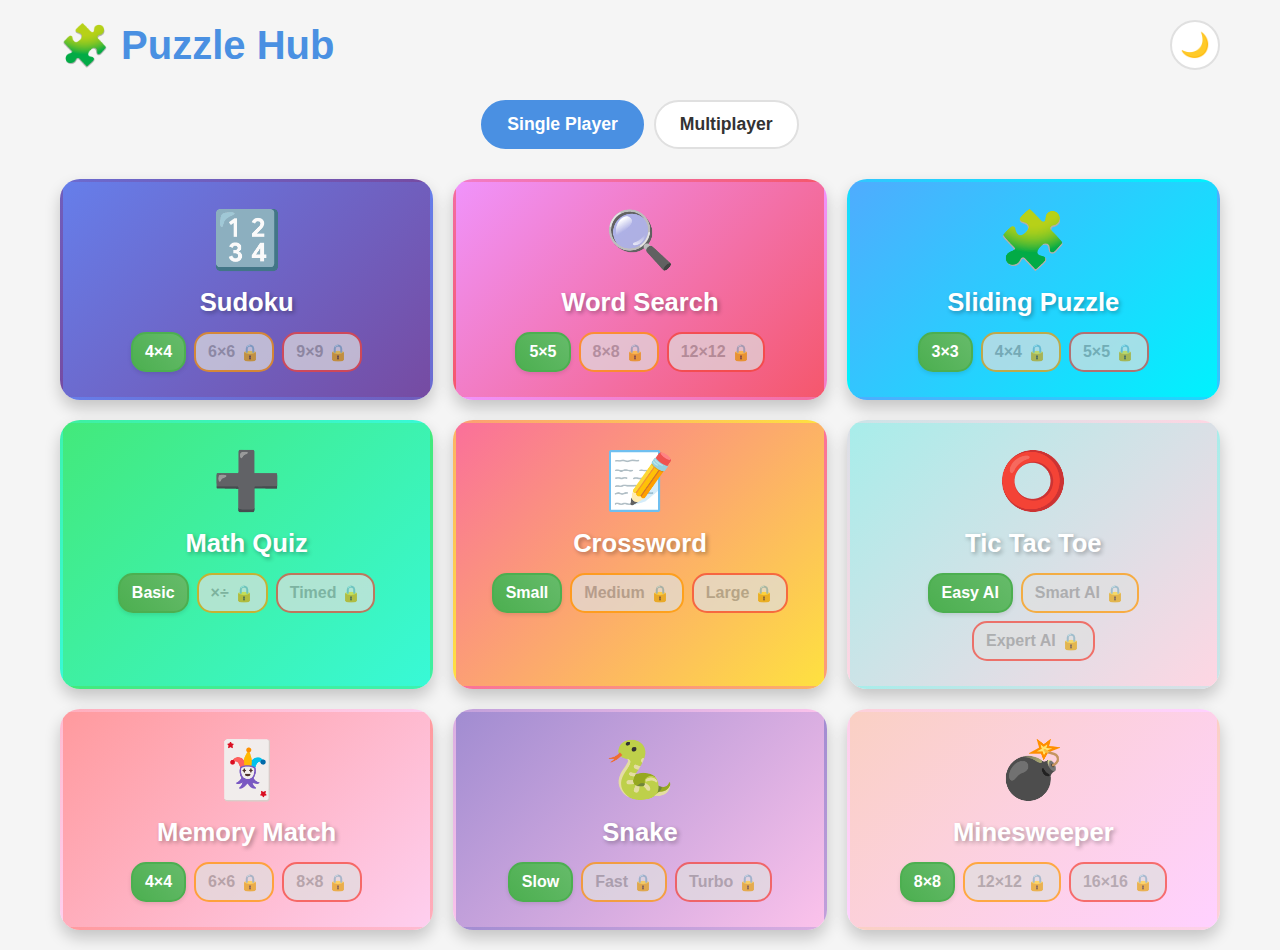
<file: index.html>
<!DOCTYPE html>
<html lang="en">
<head>
    <meta charset="UTF-8">
    <meta name="viewport" content="width=device-width, initial-scale=1.0">
    <title>Puzzle Hub</title>
    <meta name="description" content="Collection of puzzle games including Sudoku, Word Search, Sliding Puzzle, Math Quiz, and Crossword">
    <meta name="theme-color" content="#4a90e2">
    <link rel="stylesheet" href="css/styles.css">
    <link rel="manifest" href="manifest.json">
    <link rel="icon" type="image/png" sizes="192x192" href="icons/icon-192x192.png">
    <link rel="apple-touch-icon" href="icons/icon-192x192.png">
</head>
<body>
    <div class="container">
        <header>
            <h1>🧩 Puzzle Hub</h1>
            <button id="theme-toggle" class="theme-btn">🌙</button>
        </header>
        
        <main id="main-content">
            <div id="menu-screen" class="screen active">
                <div class="menu-tabs">
                    <button class="tab-btn active" data-tab="single">Single Player</button>
                    <button class="tab-btn" data-tab="multi">Multiplayer</button>
                </div>
                <div id="single-tab" class="tab-content active">
                    <div class="game-grid">
                    <div class="game-card" data-game="sudoku">
                        <div class="game-icon">🔢</div>
                        <h3>Sudoku</h3>
                        <div class="difficulty-badges">
                            <span class="badge easy unlocked" data-level="easy">4×4</span>
                            <span class="badge medium locked" data-level="medium">6×6</span>
                            <span class="badge hard locked" data-level="hard">9×9</span>
                        </div>
                    </div>
                    <div class="game-card" data-game="wordsearch">
                        <div class="game-icon">🔍</div>
                        <h3>Word Search</h3>
                        <div class="difficulty-badges">
                            <span class="badge easy unlocked" data-level="easy">5×5</span>
                            <span class="badge medium locked" data-level="medium">8×8</span>
                            <span class="badge hard locked" data-level="hard">12×12</span>
                        </div>
                    </div>
                    <div class="game-card" data-game="sliding">
                        <div class="game-icon">🧩</div>
                        <h3>Sliding Puzzle</h3>
                        <div class="difficulty-badges">
                            <span class="badge easy unlocked" data-level="easy">3×3</span>
                            <span class="badge medium locked" data-level="medium">4×4</span>
                            <span class="badge hard locked" data-level="hard">5×5</span>
                        </div>
                    </div>
                    <div class="game-card" data-game="mathquiz">
                        <div class="game-icon">➕</div>
                        <h3>Math Quiz</h3>
                        <div class="difficulty-badges">
                            <span class="badge easy unlocked" data-level="easy">Basic</span>
                            <span class="badge medium locked" data-level="medium">×÷</span>
                            <span class="badge hard locked" data-level="hard">Timed</span>
                        </div>
                    </div>
                    <div class="game-card" data-game="crossword">
                        <div class="game-icon">📝</div>
                        <h3>Crossword</h3>
                        <div class="difficulty-badges">
                            <span class="badge easy unlocked" data-level="easy">Small</span>
                            <span class="badge medium locked" data-level="medium">Medium</span>
                            <span class="badge hard locked" data-level="hard">Large</span>
                        </div>
                    </div>
                    <div class="game-card" data-game="tictactoe">
                        <div class="game-icon">⭕</div>
                        <h3>Tic Tac Toe</h3>
                        <div class="difficulty-badges">
                            <span class="badge easy unlocked" data-level="easy">Easy AI</span>
                            <span class="badge medium locked" data-level="medium">Smart AI</span>
                            <span class="badge hard locked" data-level="hard">Expert AI</span>
                        </div>
                    </div>
                    <div class="game-card" data-game="memory">
                        <div class="game-icon">🃏</div>
                        <h3>Memory Match</h3>
                        <div class="difficulty-badges">
                            <span class="badge easy unlocked" data-level="easy">4×4</span>
                            <span class="badge medium locked" data-level="medium">6×6</span>
                            <span class="badge hard locked" data-level="hard">8×8</span>
                        </div>
                    </div>
                    <div class="game-card" data-game="snake">
                        <div class="game-icon">🐍</div>
                        <h3>Snake</h3>
                        <div class="difficulty-badges">
                            <span class="badge easy unlocked" data-level="easy">Slow</span>
                            <span class="badge medium locked" data-level="medium">Fast</span>
                            <span class="badge hard locked" data-level="hard">Turbo</span>
                        </div>
                    </div>

                    <div class="game-card" data-game="minesweeper">
                        <div class="game-icon">💣</div>
                        <h3>Minesweeper</h3>
                        <div class="difficulty-badges">
                            <span class="badge easy unlocked" data-level="easy">8×8</span>
                            <span class="badge medium locked" data-level="medium">12×12</span>
                            <span class="badge hard locked" data-level="hard">16×16</span>
                        </div>
                    </div>
                </div>
                </div>
                
                <div id="multi-tab" class="tab-content">
                    <div class="game-grid">
                        <div class="game-card" data-game="mp-tictactoe">
                            <div class="game-icon">⭕</div>
                            <h3>Tic Tac Toe</h3>
                            <div class="difficulty-badges">
                                <span class="badge easy unlocked" data-level="easy">3×3</span>
                                <span class="badge medium unlocked" data-level="medium">4×4</span>
                                <span class="badge hard unlocked" data-level="hard">5×5</span>
                            </div>
                        </div>
                        <div class="game-card" data-game="mp-memory">
                            <div class="game-icon">🃏</div>
                            <h3>Memory Match</h3>
                            <div class="difficulty-badges">
                                <span class="badge easy unlocked" data-level="easy">4×4</span>
                                <span class="badge medium unlocked" data-level="medium">6×6</span>
                            </div>
                        </div>
                        <div class="game-card" data-game="connect4">
                            <div class="game-icon">🔴</div>
                            <h3>Connect Four</h3>
                            <div class="difficulty-badges">
                                <span class="badge easy unlocked" data-level="easy">7×6</span>
                            </div>
                        </div>
                        <div class="game-card" data-game="checkers">
                            <div class="game-icon">⚫</div>
                            <h3>Checkers</h3>
                            <div class="difficulty-badges">
                                <span class="badge easy unlocked" data-level="easy">8×8</span>
                            </div>
                        </div>
                        <div class="game-card" data-game="dots">
                            <div class="game-icon">⚪</div>
                            <h3>Dots & Boxes</h3>
                            <div class="difficulty-badges">
                                <span class="badge easy unlocked" data-level="easy">4×4</span>
                                <span class="badge medium unlocked" data-level="medium">6×6</span>
                            </div>
                        </div>
                        <div class="game-card" data-game="rps">
                            <div class="game-icon">✂️</div>
                            <h3>Rock Paper Scissors</h3>
                            <div class="difficulty-badges">
                                <span class="badge easy unlocked" data-level="easy">Best of 5</span>
                            </div>
                        </div>
                        <div class="game-card" data-game="mp-snake">
                            <div class="game-icon">🐍</div>
                            <h3>Two Player Snake</h3>
                            <div class="difficulty-badges">
                                <span class="badge easy unlocked" data-level="easy">Split</span>
                            </div>
                        </div>
                        <div class="game-card" data-game="pong">
                            <div class="game-icon">🏓</div>
                            <h3>Pong</h3>
                            <div class="difficulty-badges">
                                <span class="badge easy unlocked" data-level="easy">Classic</span>
                            </div>
                        </div>
                    </div>
                </div>
            </div>
            
            <div id="game-screen" class="screen">
                <div class="game-header">
                    <button id="back-btn" class="btn">← Back</button>
                    <h2 id="game-title"></h2>
                    <div id="game-score">Score: <span>0</span></div>
                </div>
                <div id="game-container"></div>
            </div>
        </main>
    </div>
    
    <script src="js/storage.js"></script>
    <script src="js/gameManager.js"></script>
    <script src="games/sudoku.js"></script>
    <script src="games/wordsearch.js"></script>
    <script src="games/sliding.js"></script>
    <script src="games/mathquiz.js"></script>
    <script src="games/crossword.js"></script>
    <script src="games/tictactoe.js"></script>
    <script src="games/memory.js"></script>
    <script src="games/snake.js"></script>

    <script src="games/minesweeper.js"></script>
    <script src="multiplayer/mp-tictactoe.js"></script>
    <script src="multiplayer/mp-memory.js"></script>
    <script src="multiplayer/connect4.js"></script>
    <script src="multiplayer/checkers.js"></script>
    <script src="multiplayer/dots.js"></script>
    <script src="multiplayer/rps.js"></script>
    <script src="multiplayer/mp-snake.js"></script>
    <script src="multiplayer/pong.js"></script>
    <script src="js/app.js"></script>
    
    <script>
        if ('serviceWorker' in navigator) {
            window.addEventListener('load', () => {
                navigator.serviceWorker.register('./service-worker.js')
                    .then(registration => {
                        console.log('SW registered: ', registration);
                    })
                    .catch(registrationError => {
                        console.log('SW registration failed: ', registrationError);
                    });
            });
        }
    </script>
</body>
</html>
</file>
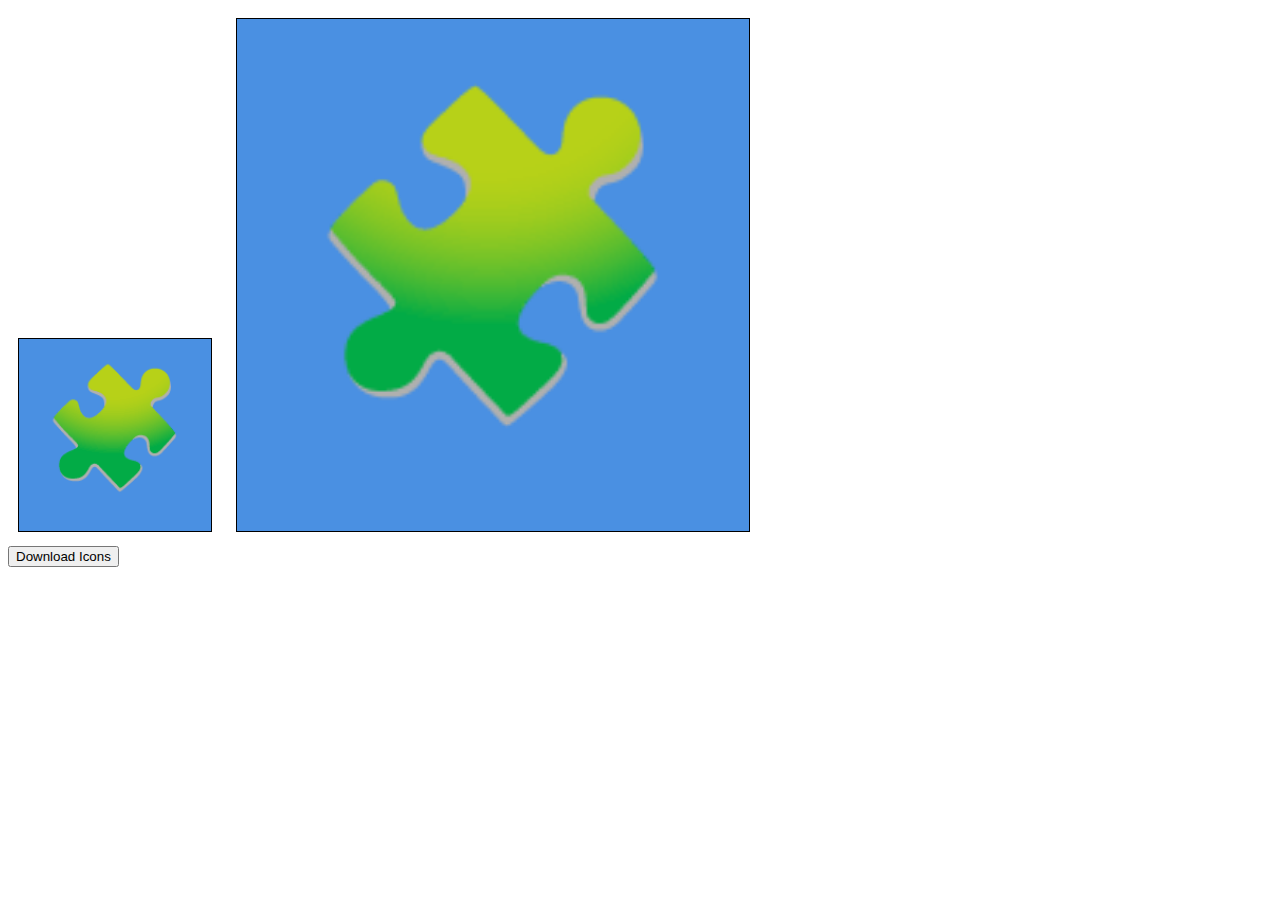
<file: create-icons.html>
<!DOCTYPE html>
<html>
<head>
    <title>Icon Generator</title>
</head>
<body>
    <canvas id="canvas192" width="192" height="192" style="border:1px solid #000; margin:10px;"></canvas>
    <canvas id="canvas512" width="512" height="512" style="border:1px solid #000; margin:10px;"></canvas>
    <br>
    <button onclick="downloadIcons()">Download Icons</button>
    
    <script>
        function createIcon(canvas, size) {
            const ctx = canvas.getContext('2d');
            
            // Background
            ctx.fillStyle = '#4a90e2';
            ctx.fillRect(0, 0, size, size);
            
            // Puzzle piece shape
            ctx.fillStyle = '#ffffff';
            ctx.font = `${size * 0.6}px Arial`;
            ctx.textAlign = 'center';
            ctx.textBaseline = 'middle';
            ctx.fillText('🧩', size/2, size/2);
        }
        
        function downloadIcons() {
            const canvas192 = document.getElementById('canvas192');
            const canvas512 = document.getElementById('canvas512');
            
            createIcon(canvas192, 192);
            createIcon(canvas512, 512);
            
            // Download 192x192
            const link192 = document.createElement('a');
            link192.download = 'icon-192x192.png';
            link192.href = canvas192.toDataURL();
            link192.click();
            
            // Download 512x512
            const link512 = document.createElement('a');
            link512.download = 'icon-512x512.png';
            link512.href = canvas512.toDataURL();
            link512.click();
        }
        
        // Generate icons on load
        window.onload = function() {
            createIcon(document.getElementById('canvas192'), 192);
            createIcon(document.getElementById('canvas512'), 512);
        };
    </script>
</body>
</html>
</file>
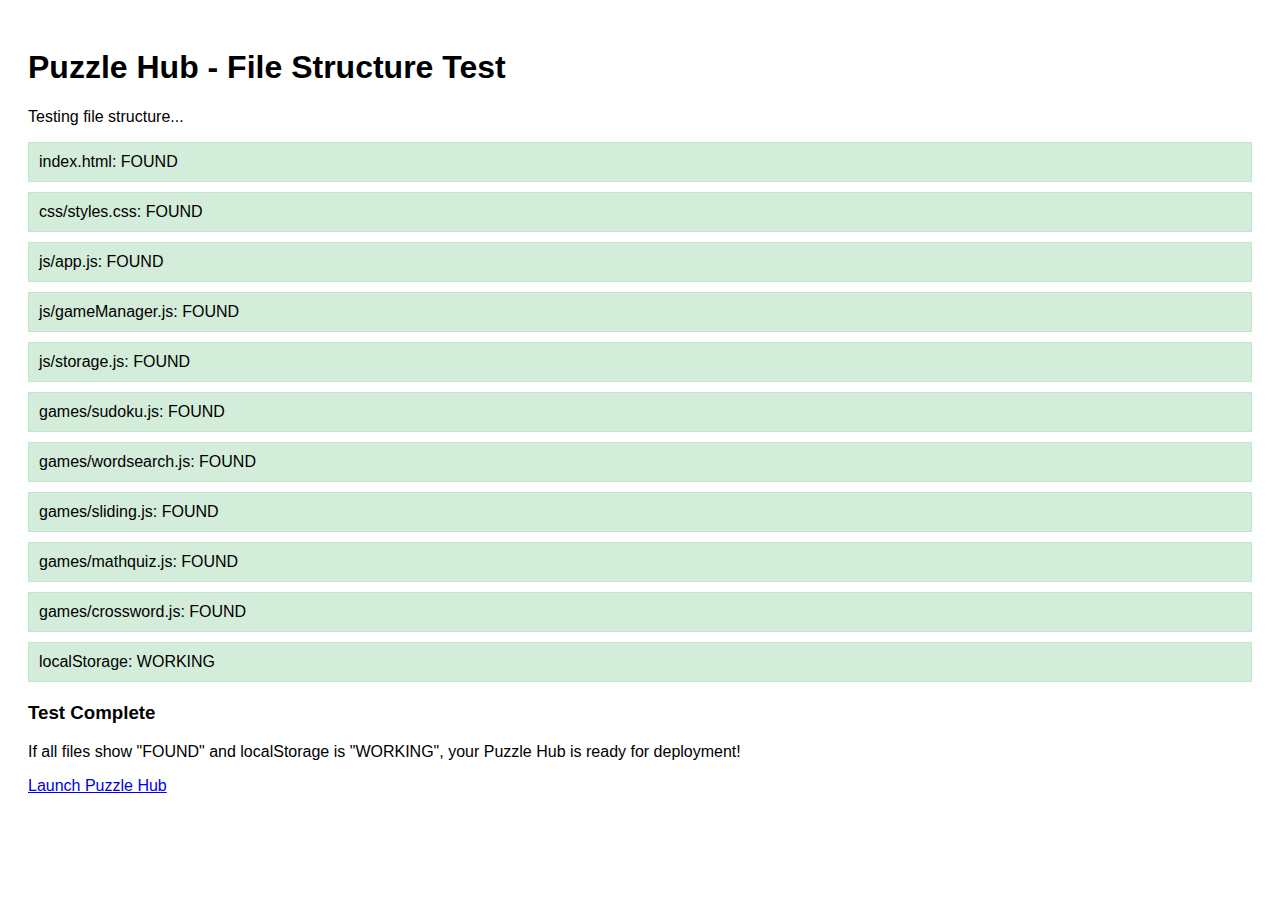
<file: test.html>
<!DOCTYPE html>
<html lang="en">
<head>
    <meta charset="UTF-8">
    <meta name="viewport" content="width=device-width, initial-scale=1.0">
    <title>Puzzle Hub - Test Page</title>
    <style>
        body { font-family: Arial, sans-serif; padding: 20px; }
        .test-item { margin: 10px 0; padding: 10px; border: 1px solid #ccc; }
        .pass { background: #d4edda; border-color: #c3e6cb; }
        .fail { background: #f8d7da; border-color: #f5c6cb; }
    </style>
</head>
<body>
    <h1>Puzzle Hub - File Structure Test</h1>
    <div id="test-results"></div>
    
    <script>
        const requiredFiles = [
            'index.html',
            'css/styles.css',
            'js/app.js',
            'js/gameManager.js',
            'js/storage.js',
            'games/sudoku.js',
            'games/wordsearch.js',
            'games/sliding.js',
            'games/mathquiz.js',
            'games/crossword.js'
        ];
        
        const testResults = document.getElementById('test-results');
        
        async function testFile(file) {
            try {
                const response = await fetch(file);
                return response.ok;
            } catch (error) {
                return false;
            }
        }
        
        async function runTests() {
            testResults.innerHTML = '<p>Testing file structure...</p>';
            
            for (const file of requiredFiles) {
                const exists = await testFile(file);
                const div = document.createElement('div');
                div.className = `test-item ${exists ? 'pass' : 'fail'}`;
                div.textContent = `${file}: ${exists ? 'FOUND' : 'MISSING'}`;
                testResults.appendChild(div);
            }
            
            // Test localStorage
            const storageDiv = document.createElement('div');
            storageDiv.className = 'test-item';
            try {
                localStorage.setItem('test', 'value');
                localStorage.removeItem('test');
                storageDiv.className += ' pass';
                storageDiv.textContent = 'localStorage: WORKING';
            } catch (error) {
                storageDiv.className += ' fail';
                storageDiv.textContent = 'localStorage: NOT WORKING';
            }
            testResults.appendChild(storageDiv);
            
            const summary = document.createElement('div');
            summary.style.marginTop = '20px';
            summary.innerHTML = `
                <h3>Test Complete</h3>
                <p>If all files show "FOUND" and localStorage is "WORKING", your Puzzle Hub is ready for deployment!</p>
                <p><a href="index.html">Launch Puzzle Hub</a></p>
            `;
            testResults.appendChild(summary);
        }
        
        runTests();
    </script>
</body>
</html>
</file>
<file: css/styles.css>
:root {
    --bg-color: #f5f5f5;
    --card-bg: #ffffff;
    --text-color: #333333;
    --accent-color: #4a90e2;
    --border-color: #e0e0e0;
    --shadow: 0 2px 10px rgba(0,0,0,0.1);
}

[data-theme="dark"] {
    --bg-color: #1a1a1a;
    --card-bg: #2d2d2d;
    --text-color: #ffffff;
    --accent-color: #64b5f6;
    --border-color: #404040;
    --shadow: 0 2px 10px rgba(0,0,0,0.3);
}

* {
    margin: 0;
    padding: 0;
    box-sizing: border-box;
}

body {
    font-family: 'Segoe UI', Tahoma, Geneva, Verdana, sans-serif;
    background-color: var(--bg-color);
    color: var(--text-color);
    transition: all 0.3s ease;
}

.container {
    max-width: 1200px;
    margin: 0 auto;
    padding: 20px;
    min-height: 100vh;
}

header {
    display: flex;
    justify-content: space-between;
    align-items: center;
    margin-bottom: 30px;
}

h1 {
    font-size: 2.5rem;
    color: var(--accent-color);
}

.theme-btn {
    background: var(--card-bg);
    border: 2px solid var(--border-color);
    border-radius: 50%;
    width: 50px;
    height: 50px;
    font-size: 1.5rem;
    cursor: pointer;
    transition: all 0.3s ease;
}

.theme-btn:hover {
    transform: scale(1.1);
}

.screen {
    display: none;
}

.screen.active {
    display: block;
}

.game-grid {
    display: grid;
    grid-template-columns: repeat(auto-fit, minmax(280px, 1fr));
    gap: 20px;
    max-width: 1200px;
    margin: 0 auto;
}

.game-card {
    background: linear-gradient(135deg, #667eea 0%, #764ba2 100%);
    border-radius: 20px;
    padding: 25px;
    text-align: center;
    transition: all 0.3s ease;
    box-shadow: 0 8px 16px rgba(0,0,0,0.2);
    border: 3px solid transparent;
    position: relative;
    color: white;
}

.game-card:hover {
    transform: translateY(-8px) scale(1.02);
    box-shadow: 0 12px 24px rgba(0,0,0,0.3);
    animation: wiggle 0.5s ease;
}

.game-card:nth-child(1) { background: linear-gradient(135deg, #667eea 0%, #764ba2 100%); }
.game-card:nth-child(2) { background: linear-gradient(135deg, #f093fb 0%, #f5576c 100%); }
.game-card:nth-child(3) { background: linear-gradient(135deg, #4facfe 0%, #00f2fe 100%); }
.game-card:nth-child(4) { background: linear-gradient(135deg, #43e97b 0%, #38f9d7 100%); }
.game-card:nth-child(5) { background: linear-gradient(135deg, #fa709a 0%, #fee140 100%); }
.game-card:nth-child(6) { background: linear-gradient(135deg, #a8edea 0%, #fed6e3 100%); }
.game-card:nth-child(7) { background: linear-gradient(135deg, #ff9a9e 0%, #fecfef 100%); }
.game-card:nth-child(8) { background: linear-gradient(135deg, #a18cd1 0%, #fbc2eb 100%); }
.game-card:nth-child(9) { background: linear-gradient(135deg, #fad0c4 0%, #ffd1ff 100%); }
.game-card:nth-child(10) { background: linear-gradient(135deg, #ffecd2 0%, #fcb69f 100%); }

.game-icon {
    font-size: 3rem;
    margin-bottom: 15px;
}

.game-card h3 {
    margin: 15px 0;
    color: white;
    font-size: 1.4rem;
    font-weight: bold;
    text-shadow: 2px 2px 4px rgba(0,0,0,0.3);
}

.difficulty-badges {
    display: flex;
    justify-content: center;
    gap: 8px;
    flex-wrap: wrap;
    margin-top: 10px;
}

.badge {
    padding: 8px 12px;
    border-radius: 15px;
    font-size: 1rem;
    font-weight: bold;
    cursor: pointer;
    transition: all 0.3s ease;
    border: 2px solid transparent;
    min-height: 40px;
    display: flex;
    align-items: center;
    justify-content: center;
    box-shadow: 0 2px 4px rgba(0,0,0,0.1);
}

.badge.easy {
    background: linear-gradient(45deg, #4caf50, #66bb6a);
    color: white;
    border-color: #4caf50;
}

.badge.medium {
    background: linear-gradient(45deg, #ff9800, #ffb74d);
    color: white;
    border-color: #ff9800;
}

.badge.hard {
    background: linear-gradient(45deg, #f44336, #ef5350);
    color: white;
    border-color: #f44336;
}

.badge.locked {
    background: #e0e0e0;
    color: #999;
    cursor: not-allowed;
    opacity: 0.7;
    box-shadow: none;
}

.badge.unlocked:hover {
    transform: scale(1.15);
    box-shadow: 0 4px 8px rgba(0,0,0,0.2);
}

.badge.locked::after {
    content: ' 🔒';
    margin-left: 5px;
}

.game-header {
    display: flex;
    justify-content: space-between;
    align-items: center;
    margin-bottom: 20px;
    flex-wrap: wrap;
    gap: 10px;
    width: 100%;
}

.btn {
    background: var(--accent-color);
    color: white;
    border: none;
    padding: 15px 25px;
    border-radius: 12px;
    cursor: pointer;
    font-size: 1.2rem;
    font-weight: bold;
    transition: all 0.3s ease;
    box-shadow: 0 4px 8px rgba(0,0,0,0.2);
    min-height: 50px;
}

.btn:hover {
    background: #3a7bc8;
    transform: translateY(-3px);
    box-shadow: 0 6px 12px rgba(0,0,0,0.3);
}

.btn:active {
    transform: translateY(0);
    box-shadow: 0 2px 4px rgba(0,0,0,0.2);
}

#game-container {
    background: var(--card-bg);
    border-radius: 0;
    padding: 8px;
    width: 100vw;
    height: 100vh;
    margin: 0;
    overflow: hidden;
    display: flex;
    flex-direction: column;
    align-items: center;
    justify-content: center;
    position: fixed;
    top: 0;
    left: 0;
    gap: 4px;
}

.menu-tabs {
    display: flex;
    justify-content: center;
    gap: 10px;
    margin-bottom: 30px;
}

.tab-btn {
    background: var(--card-bg);
    border: 2px solid var(--border-color);
    padding: 12px 24px;
    border-radius: 25px;
    cursor: pointer;
    font-size: 1.1rem;
    font-weight: bold;
    transition: all 0.3s ease;
    color: var(--text-color);
}

.tab-btn.active {
    background: var(--accent-color);
    color: white;
    border-color: var(--accent-color);
}

.tab-btn:hover {
    transform: translateY(-2px);
    box-shadow: 0 4px 8px rgba(0,0,0,0.2);
}

.tab-content {
    display: none;
}

.tab-content.active {
    display: block;
}

/* Multiplayer specific styles */
.player-info {
    display: flex;
    justify-content: space-between;
    align-items: center;
    margin-bottom: 4px;
    padding: 3px;
    background: var(--card-bg);
    border-radius: 6px;
    box-shadow: var(--shadow);
    width: 100%;
    max-width: 300px;
    flex-shrink: 0;
    height: 40px;
}

.player {
    display: flex;
    flex-direction: column;
    align-items: center;
    gap: 3px;
    padding: 6px;
    border-radius: 6px;
    min-width: 80px;
}

.player.player1 {
    background: linear-gradient(135deg, #2196f3, #1976d2);
    color: white;
}

.player.player2 {
    background: linear-gradient(135deg, #f44336, #d32f2f);
    color: white;
}

.player.active {
    box-shadow: 0 0 20px rgba(255,255,255,0.5);
    transform: scale(1.05);
}

.player-name {
    font-size: 0.8rem;
    font-weight: bold;
}

.player-score {
    font-size: 1rem;
    font-weight: bold;
}

.game-status {
    text-align: center;
    font-size: 0.9rem;
    font-weight: bold;
    color: var(--accent-color);
    margin: 5px 0;
}

.mp-game-container {
    display: flex;
    flex-direction: column;
    align-items: center;
    gap: 6px;
    width: 100%;
    height: 100vh;
    justify-content: center;
    overflow: hidden;
    padding: 4px;
    box-sizing: border-box;
}

.mp-controls {
    display: flex;
    gap: 4px;
    justify-content: center;
    flex-wrap: wrap;
    margin-top: 2px;
    flex-shrink: 0;
    height: 30px;
}

.mp-btn {
    background: var(--accent-color);
    color: white;
    border: none;
    padding: 6px 12px;
    border-radius: 6px;
    cursor: pointer;
    font-size: 0.8rem;
    font-weight: bold;
    transition: all 0.3s ease;
}

.mp-btn:hover {
    background: #3a7bc8;
    transform: translateY(-2px);
}

.mp-btn.reset {
    background: #ff9800;
}

.mp-btn.reset:hover {
    background: #f57c00;
}

@media (max-width: 768px) {
    .player-info {
        flex-direction: row;
        gap: 8px;
        padding: 8px;
        margin-bottom: 10px;
    }
    
    .player {
        min-width: 60px;
        padding: 4px;
    }
    
    .player-name {
        font-size: 0.7rem;
    }
    
    .player-score {
        font-size: 0.9rem;
    }
    
    .game-status {
        font-size: 0.8rem;
        margin: 3px 0;
    }
    
    .mp-game-container {
        gap: 10px;
        padding: 5px;
    }
    
    .menu-tabs {
        margin-bottom: 20px;
    }
    
    .tab-btn {
        padding: 10px 20px;
        font-size: 1rem;
    }
    
    .mp-controls {
        margin-top: 5px;
    }
    
    .mp-btn {
        padding: 8px 15px;
        font-size: 0.9rem;
    }
}

@keyframes pulse {
    0%, 100% { transform: scale(1); }
    50% { transform: scale(1.05); }
}

@keyframes slideIn {
    from { transform: translateY(-20px); opacity: 0; }
    to { transform: translateY(0); opacity: 1; }
}

@keyframes bounce {
    0%, 20%, 50%, 80%, 100% { transform: translateY(0); }
    40% { transform: translateY(-10px); }
    60% { transform: translateY(-5px); }
}

@keyframes wiggle {
    0%, 100% { transform: rotate(0deg); }
    25% { transform: rotate(-3deg); }
    75% { transform: rotate(3deg); }
}

@keyframes rainbow {
    0% { background-position: 0% 50%; }
    50% { background-position: 100% 50%; }
    100% { background-position: 0% 50%; }
}

/* Game-specific styles */

/* Sudoku Game */
.sudoku-game {
    display: flex;
    flex-direction: column;
    align-items: center;
    gap: 15px;
    width: 100%;
    height: 100%;
    justify-content: center;
}

.sudoku-info {
    display: flex;
    justify-content: space-between;
    align-items: center;
    width: 100%;
    max-width: 400px;
    font-size: 1.2rem;
    font-weight: bold;
    color: var(--accent-color);
}

.sudoku-board {
    display: grid;
    gap: 2px;
    background: #333;
    padding: 4px;
    border-radius: 8px;
    max-width: min(400px, 80vw);
    max-height: min(400px, 60vh);
}

.sudoku-cell {
    width: 100%;
    height: 40px;
    border: none;
    text-align: center;
    font-size: 1.2rem;
    font-weight: bold;
    background: white;
    color: #333;
    border-radius: 4px;
}

.sudoku-cell.given {
    background: #e3f2fd;
    color: #1976d2;
}

.sudoku-cell:focus {
    outline: 3px solid var(--accent-color);
}

.sudoku-check {
    background: #4caf50 !important;
}

.sudoku-check:hover {
    background: #45a049 !important;
}

/* Memory Game */
.memory-container {
    display: flex;
    flex-direction: column;
    align-items: center;
    gap: 15px;
    width: 100%;
    height: 100%;
    justify-content: center;
}

.memory-info {
    font-size: 1.2rem;
    font-weight: bold;
    color: var(--accent-color);
}

.memory-grid {
    display: grid;
    gap: 8px;
    max-width: min(400px, 80vw);
    max-height: min(400px, 60vh);
}

.memory-card {
    width: 60px;
    height: 60px;
    background: var(--accent-color);
    border: none;
    border-radius: 12px;
    font-size: 1.5rem;
    color: white;
    cursor: pointer;
    transition: all 0.3s ease;
    box-shadow: 0 4px 8px rgba(0,0,0,0.2);
}

.memory-card:hover {
    transform: scale(1.05);
    box-shadow: 0 6px 12px rgba(0,0,0,0.3);
}

.memory-card:disabled {
    cursor: not-allowed;
}

/* Tic Tac Toe (Single Player) */
.tictactoe-container {
    display: flex;
    flex-direction: column;
    align-items: center;
    gap: 15px;
    width: 100%;
    height: 100%;
    justify-content: center;
}

.tictactoe-info {
    display: flex;
    justify-content: space-between;
    align-items: center;
    width: 100%;
    max-width: 300px;
    font-size: 1.1rem;
    font-weight: bold;
    color: var(--accent-color);
}

.tictactoe-board {
    display: grid;
    grid-template-columns: repeat(3, 1fr);
    gap: 4px;
    background: #333;
    padding: 4px;
    border-radius: 8px;
    width: min(280px, 70vw);
    height: min(280px, 70vw);
}

.tictactoe-cell {
    background: white;
    border: none;
    font-size: 2rem;
    font-weight: bold;
    cursor: pointer;
    border-radius: 4px;
    transition: all 0.3s ease;
    display: flex;
    align-items: center;
    justify-content: center;
}

.tictactoe-cell:hover {
    background: #f0f0f0;
    transform: scale(1.05);
}

.tictactoe-cell.x {
    color: #2196f3;
}

.tictactoe-cell.o {
    color: #f44336;
}

/* Multiplayer Tic Tac Toe */
.mp-grid {
    display: grid;
    gap: 3px;
    background: #333;
    padding: 3px;
    border-radius: 8px;
}

.mp-cell {
    background: white;
    border: none;
    font-size: 1.5rem;
    font-weight: bold;
    cursor: pointer;
    border-radius: 4px;
    transition: all 0.3s ease;
    display: flex;
    align-items: center;
    justify-content: center;
    min-height: 50px;
}

.mp-cell:hover {
    background: #f0f0f0;
    transform: scale(1.05);
}

.mp-cell.player1 {
    color: #2196f3;
}

.mp-cell.player2 {
    color: #f44336;
}

/* Snake Game */
.snake-container {
    display: flex;
    flex-direction: column;
    align-items: center;
    gap: 10px;
    width: 100%;
    height: 100%;
    justify-content: center;
}

.snake-info {
    display: flex;
    justify-content: space-between;
    align-items: center;
    width: 100%;
    max-width: 320px;
    font-size: 1.1rem;
    font-weight: bold;
    color: var(--accent-color);
}

.snake-canvas {
    border: 3px solid #333;
    border-radius: 8px;
    background: #f0f8ff;
}

.snake-controls {
    display: grid;
    grid-template-columns: repeat(3, 1fr);
    gap: 8px;
    margin-top: 10px;
}

.snake-btn {
    background: var(--accent-color);
    color: white;
    border: none;
    padding: 12px;
    border-radius: 8px;
    font-size: 1.2rem;
    cursor: pointer;
    transition: all 0.3s ease;
}

.snake-btn:hover {
    background: #3a7bc8;
    transform: scale(1.05);
}

.snake-btn:nth-child(2) {
    grid-column: 2;
}

.snake-btn:nth-child(3) {
    grid-column: 1 / 4;
    grid-row: 2;
}

.snake-btn:nth-child(4) {
    grid-column: 3;
    grid-row: 1;
}

.snake-btn:nth-child(5) {
    grid-column: 2;
    grid-row: 3;
}

/* Math Quiz */
.mathquiz-container {
    display: flex;
    flex-direction: column;
    align-items: center;
    gap: 20px;
    width: 100%;
    height: 100%;
    justify-content: center;
    text-align: center;
}

.mathquiz-info {
    display: flex;
    justify-content: space-between;
    align-items: center;
    width: 100%;
    max-width: 400px;
    font-size: 1.1rem;
    font-weight: bold;
    color: var(--accent-color);
}

.mathquiz-question {
    font-size: 2rem;
    font-weight: bold;
    color: var(--text-color);
    margin: 20px 0;
}

.mathquiz-input {
    font-size: 1.5rem;
    padding: 15px;
    border: 3px solid var(--accent-color);
    border-radius: 12px;
    text-align: center;
    width: 200px;
    background: white;
}

.mathquiz-input:focus {
    outline: none;
    box-shadow: 0 0 10px rgba(74, 144, 226, 0.5);
}

.mathquiz-submit {
    background: #4caf50;
    color: white;
    border: none;
    padding: 15px 30px;
    border-radius: 12px;
    font-size: 1.2rem;
    font-weight: bold;
    cursor: pointer;
    transition: all 0.3s ease;
}

.mathquiz-submit:hover {
    background: #45a049;
    transform: scale(1.05);
}

/* Word Search */
.wordsearch-container {
    display: flex;
    flex-direction: column;
    align-items: center;
    gap: 15px;
    width: 100%;
    height: 100%;
    justify-content: center;
}

.wordsearch-info {
    display: flex;
    justify-content: space-between;
    align-items: center;
    width: 100%;
    max-width: 400px;
    font-size: 1.1rem;
    font-weight: bold;
    color: var(--accent-color);
}

.wordsearch-grid {
    display: grid;
    gap: 2px;
    background: #333;
    padding: 4px;
    border-radius: 8px;
    max-width: min(400px, 80vw);
    max-height: min(400px, 60vh);
}

.wordsearch-cell {
    width: 30px;
    height: 30px;
    background: white;
    border: none;
    text-align: center;
    font-size: 1rem;
    font-weight: bold;
    cursor: pointer;
    border-radius: 2px;
    transition: all 0.3s ease;
}

.wordsearch-cell:hover {
    background: #e3f2fd;
}

.wordsearch-cell.selected {
    background: #2196f3;
    color: white;
}

.wordsearch-cell.found {
    background: #4caf50;
    color: white;
}

.wordsearch-words {
    display: flex;
    flex-wrap: wrap;
    gap: 8px;
    justify-content: center;
    max-width: 400px;
}

.wordsearch-word {
    padding: 6px 12px;
    background: var(--accent-color);
    color: white;
    border-radius: 15px;
    font-size: 0.9rem;
    font-weight: bold;
}

.wordsearch-word.found {
    background: #4caf50;
    text-decoration: line-through;
}

/* Sliding Puzzle */
.sliding-container {
    display: flex;
    flex-direction: column;
    align-items: center;
    gap: 15px;
    width: 100%;
    height: 100%;
    justify-content: center;
}

.sliding-info {
    display: flex;
    justify-content: space-between;
    align-items: center;
    width: 100%;
    max-width: 320px;
    font-size: 1.1rem;
    font-weight: bold;
    color: var(--accent-color);
}

.sliding-board {
    display: grid;
    gap: 2px;
    background: #333;
    padding: 4px;
    border-radius: 8px;
    width: min(320px, 70vw);
    height: min(320px, 70vw);
}

.sliding-tile {
    background: linear-gradient(135deg, #667eea 0%, #764ba2 100%);
    border: none;
    font-size: 1.5rem;
    font-weight: bold;
    color: white;
    cursor: pointer;
    border-radius: 4px;
    transition: all 0.3s ease;
    display: flex;
    align-items: center;
    justify-content: center;
}

.sliding-tile:hover {
    transform: scale(1.05);
    box-shadow: 0 4px 8px rgba(0,0,0,0.3);
}

.sliding-tile.empty {
    background: transparent;
    cursor: default;
}

/* Crossword */
.crossword-container {
    display: flex;
    flex-direction: column;
    align-items: center;
    gap: 15px;
    width: 100%;
    height: 100%;
    justify-content: center;
}

.crossword-info {
    display: flex;
    justify-content: space-between;
    align-items: center;
    width: 100%;
    max-width: 400px;
    font-size: 1.1rem;
    font-weight: bold;
    color: var(--accent-color);
}

.crossword-grid {
    display: grid;
    gap: 1px;
    background: #333;
    padding: 2px;
    border-radius: 8px;
    max-width: min(400px, 80vw);
    max-height: min(400px, 60vh);
}

.crossword-cell {
    width: 30px;
    height: 30px;
    border: none;
    text-align: center;
    font-size: 1rem;
    font-weight: bold;
    background: white;
    color: #333;
    border-radius: 2px;
}

.crossword-cell.blocked {
    background: #333;
}

.crossword-cell:focus {
    outline: 2px solid var(--accent-color);
}

.crossword-clues {
    display: grid;
    grid-template-columns: 1fr 1fr;
    gap: 15px;
    max-width: 400px;
    width: 100%;
}

.crossword-clue-section h4 {
    margin-bottom: 8px;
    color: var(--accent-color);
}

.crossword-clue {
    font-size: 0.9rem;
    margin-bottom: 4px;
    padding: 4px;
    background: var(--card-bg);
    border-radius: 4px;
}

/* Minesweeper */
.minesweeper-container {
    display: flex;
    flex-direction: column;
    align-items: center;
    gap: 15px;
    width: 100%;
    height: 100%;
    justify-content: center;
}

.minesweeper-info {
    display: flex;
    justify-content: space-between;
    align-items: center;
    width: 100%;
    max-width: 400px;
    font-size: 1.1rem;
    font-weight: bold;
    color: var(--accent-color);
}

.minesweeper-grid {
    display: grid;
    gap: 1px;
    background: #333;
    padding: 2px;
    border-radius: 8px;
    max-width: min(400px, 80vw);
    max-height: min(400px, 60vh);
}

.minesweeper-cell {
    width: 25px;
    height: 25px;
    background: #ddd;
    border: 2px outset #ddd;
    font-size: 0.8rem;
    font-weight: bold;
    cursor: pointer;
    display: flex;
    align-items: center;
    justify-content: center;
}

.minesweeper-cell:hover {
    background: #eee;
}

.minesweeper-cell.revealed {
    background: white;
    border: 1px solid #999;
}

.minesweeper-cell.flagged {
    background: #ffeb3b;
}

.minesweeper-cell.mine {
    background: #f44336;
    color: white;
}

/* Connect Four */
.connect4-container {
    display: flex;
    flex-direction: column;
    align-items: center;
    gap: 10px;
    width: 100%;
    height: 100%;
    justify-content: center;
}

.connect4-board {
    display: grid;
    grid-template-columns: repeat(7, 1fr);
    gap: 4px;
    background: #1976d2;
    padding: 8px;
    border-radius: 12px;
    max-width: min(350px, 80vw);
}

.connect4-cell {
    width: 40px;
    height: 40px;
    background: white;
    border-radius: 50%;
    cursor: pointer;
    transition: all 0.3s ease;
    display: flex;
    align-items: center;
    justify-content: center;
    font-size: 1.2rem;
}

.connect4-cell:hover {
    background: #f0f0f0;
    transform: scale(1.1);
}

.connect4-cell.player1 {
    background: #f44336;
}

.connect4-cell.player2 {
    background: #ffeb3b;
}

/* Checkers */
.checkers-container {
    display: flex;
    flex-direction: column;
    align-items: center;
    gap: 10px;
    width: 100%;
    height: 100%;
    justify-content: center;
}

.checkers-board {
    display: grid;
    grid-template-columns: repeat(8, 1fr);
    gap: 0;
    border: 3px solid #333;
    border-radius: 8px;
    max-width: min(320px, 70vw);
    max-height: min(320px, 70vw);
}

.checkers-cell {
    width: 40px;
    height: 40px;
    cursor: pointer;
    display: flex;
    align-items: center;
    justify-content: center;
    font-size: 1.5rem;
    transition: all 0.3s ease;
}

.checkers-cell.light {
    background: #f0d9b5;
}

.checkers-cell.dark {
    background: #b58863;
}

.checkers-cell:hover {
    opacity: 0.8;
}

.checkers-cell.selected {
    box-shadow: inset 0 0 0 3px #4caf50;
}

/* Dots and Boxes */
.dots-container {
    display: flex;
    flex-direction: column;
    align-items: center;
    gap: 10px;
    width: 100%;
    height: 100%;
    justify-content: center;
}

.dots-board {
    display: grid;
    gap: 0;
    padding: 20px;
    background: var(--card-bg);
    border-radius: 12px;
    max-width: min(350px, 80vw);
}

.dots-element {
    display: flex;
    align-items: center;
    justify-content: center;
    cursor: pointer;
    transition: all 0.3s ease;
}

.dots-dot {
    width: 8px;
    height: 8px;
    background: #333;
    border-radius: 50%;
}

.dots-line {
    background: #ddd;
    transition: all 0.3s ease;
}

.dots-line:hover {
    background: var(--accent-color);
}

.dots-line.horizontal {
    height: 3px;
    width: 30px;
}

.dots-line.vertical {
    width: 3px;
    height: 30px;
}

.dots-line.drawn {
    background: #333;
}

.dots-box {
    width: 30px;
    height: 30px;
    border-radius: 4px;
    display: flex;
    align-items: center;
    justify-content: center;
    font-weight: bold;
    font-size: 0.8rem;
}

.dots-box.player1 {
    background: #2196f3;
    color: white;
}

.dots-box.player2 {
    background: #f44336;
    color: white;
}

/* Rock Paper Scissors */
.rps-container {
    display: flex;
    flex-direction: column;
    align-items: center;
    gap: 20px;
    width: 100%;
    height: 100%;
    justify-content: center;
    text-align: center;
}

.rps-choices {
    display: flex;
    gap: 15px;
    justify-content: center;
    flex-wrap: wrap;
}

.rps-choice {
    background: var(--accent-color);
    color: white;
    border: none;
    padding: 20px;
    border-radius: 50%;
    font-size: 2rem;
    cursor: pointer;
    transition: all 0.3s ease;
    width: 80px;
    height: 80px;
    display: flex;
    align-items: center;
    justify-content: center;
}

.rps-choice:hover {
    transform: scale(1.1);
    box-shadow: 0 6px 12px rgba(0,0,0,0.3);
}

.rps-result {
    font-size: 1.5rem;
    font-weight: bold;
    color: var(--accent-color);
    min-height: 60px;
    display: flex;
    align-items: center;
    justify-content: center;
}

.rps-scores {
    display: flex;
    gap: 30px;
    font-size: 1.2rem;
    font-weight: bold;
}

/* Pong */
.pong-container {
    display: flex;
    flex-direction: column;
    align-items: center;
    gap: 10px;
    width: 100%;
    height: 100%;
    justify-content: center;
}

.pong-canvas {
    border: 3px solid #333;
    border-radius: 8px;
    background: #000;
}

.pong-controls {
    display: flex;
    gap: 15px;
    font-size: 0.9rem;
    color: var(--text-color);
    text-align: center;
}

/* Responsive adjustments */
@media (max-width: 768px) {
    .sudoku-cell, .memory-card, .tictactoe-cell, .mp-cell {
        font-size: 1rem;
    }
    
    .snake-canvas {
        max-width: 280px;
        max-height: 280px;
    }
    
    .mathquiz-question {
        font-size: 1.5rem;
    }
    
    .mathquiz-input {
        width: 150px;
        font-size: 1.2rem;
    }
    
    .connect4-cell, .checkers-cell {
        width: 35px;
        height: 35px;
    }
    
    .rps-choice {
        width: 70px;
        height: 70px;
        font-size: 1.5rem;
    }
}
/* Additional Math Quiz styles */
.mathquiz-options {
    display: grid;
    grid-template-columns: repeat(2, 1fr);
    gap: 15px;
    max-width: 400px;
    margin: 20px 0;
}

.mathquiz-option {
    background: linear-gradient(135deg, #667eea 0%, #764ba2 100%);
    color: white;
    border: none;
    padding: 20px;
    border-radius: 15px;
    font-size: 1.5rem;
    font-weight: bold;
    cursor: pointer;
    transition: all 0.3s ease;
    box-shadow: 0 4px 8px rgba(0,0,0,0.2);
    min-height: 70px;
    display: flex;
    align-items: center;
    justify-content: center;
}

.mathquiz-option:hover {
    transform: translateY(-3px) scale(1.05);
    box-shadow: 0 6px 12px rgba(0,0,0,0.3);
}

.mathquiz-option.correct {
    background: linear-gradient(135deg, #4caf50, #66bb6a) !important;
    animation: bounce 0.6s ease;
}

.mathquiz-option.incorrect {
    background: linear-gradient(135deg, #f44336, #ef5350) !important;
    animation: shake 0.6s ease;
}

.mathquiz-results {
    text-align: center;
    padding: 20px;
}

.result-stats {
    margin: 20px 0;
    font-size: 1.2rem;
    line-height: 1.6;
}

.result-stats p {
    margin: 10px 0;
    color: var(--text-color);
}

/* Quiz animations */
@keyframes shake {
    0%, 100% { transform: translateX(0); }
    25% { transform: translateX(-5px); }
    75% { transform: translateX(5px); }
}

/* Tic Tac Toe single player styles */
.tictactoe-controls {
    display: flex;
    gap: 10px;
    justify-content: center;
    margin-top: 15px;
}

/* Word Search additional styles */
.wordsearch-word-list {
    margin-top: 15px;
}

.wordsearch-word-list h4 {
    color: var(--accent-color);
    margin-bottom: 10px;
    text-align: center;
}

/* Sliding Puzzle controls */
.sliding-controls {
    display: flex;
    gap: 10px;
    justify-content: center;
    margin-top: 15px;
}

.sliding-shuffle {
    background: #ff9800 !important;
}

.sliding-shuffle:hover {
    background: #f57c00 !important;
}

/* Crossword additional styles */
.crossword-clue.active {
    background: var(--accent-color);
    color: white;
}

/* Minesweeper number colors */
.minesweeper-cell.num1 { color: #2196f3; }
.minesweeper-cell.num2 { color: #4caf50; }
.minesweeper-cell.num3 { color: #ff9800; }
.minesweeper-cell.num4 { color: #9c27b0; }
.minesweeper-cell.num5 { color: #f44336; }
.minesweeper-cell.num6 { color: #00bcd4; }
.minesweeper-cell.num7 { color: #795548; }
.minesweeper-cell.num8 { color: #607d8b; }

/* Multiplayer game enhancements */
.mp-game-title {
    text-align: center;
    font-size: 1.2rem;
    font-weight: bold;
    color: var(--accent-color);
    margin-bottom: 10px;
}

/* Connect Four column hover effect */
.connect4-column {
    display: flex;
    flex-direction: column-reverse;
    cursor: pointer;
}

.connect4-column:hover {
    background: rgba(255,255,255,0.1);
}

/* Checkers piece styles */
.checkers-piece {
    width: 30px;
    height: 30px;
    border-radius: 50%;
    border: 2px solid #333;
    display: flex;
    align-items: center;
    justify-content: center;
    font-size: 0.8rem;
    font-weight: bold;
}

.checkers-piece.red {
    background: radial-gradient(circle, #f44336, #d32f2f);
    color: white;
}

.checkers-piece.black {
    background: radial-gradient(circle, #424242, #212121);
    color: white;
}

.checkers-piece.king::after {
    content: '♔';
}

/* Pong score display */
.pong-score {
    position: absolute;
    top: 20px;
    left: 50%;
    transform: translateX(-50%);
    font-size: 1.5rem;
    font-weight: bold;
    color: white;
    text-shadow: 2px 2px 4px rgba(0,0,0,0.5);
}

/* Mobile-specific improvements */
@media (max-width: 768px) {
    .mathquiz-options {
        grid-template-columns: 1fr;
        gap: 10px;
    }
    
    .mathquiz-option {
        font-size: 1.2rem;
        padding: 15px;
        min-height: 60px;
    }
    
    .mathquiz-question {
        font-size: 1.8rem;
    }
    
    .rps-choices {
        gap: 10px;
    }
    
    .rps-choice {
        width: 60px;
        height: 60px;
        font-size: 1.2rem;
    }
    
    .snake-controls {
        font-size: 0.8rem;
    }
    
    .tictactoe-cell, .mp-cell {
        min-height: 40px;
        font-size: 1.2rem;
    }
}

/* Success animations for children */
@keyframes celebrate {
    0%, 100% { transform: scale(1) rotate(0deg); }
    25% { transform: scale(1.1) rotate(-5deg); }
    50% { transform: scale(1.2) rotate(0deg); }
    75% { transform: scale(1.1) rotate(5deg); }
}

.celebration {
    animation: celebrate 0.8s ease-in-out;
}

/* Loading states */
.game-loading {
    display: flex;
    align-items: center;
    justify-content: center;
    height: 200px;
    font-size: 1.2rem;
    color: var(--accent-color);
}

.game-loading::after {
    content: '...';
    animation: dots 1.5s infinite;
}

@keyframes dots {
    0%, 20% { content: '.'; }
    40% { content: '..'; }
    60%, 100% { content: '...'; }
}
/* Connect Four specific styles */
.connect4-container {
    display: flex;
    flex-direction: column;
    align-items: center;
    gap: 8px;
}

.connect4-columns {
    display: flex;
    gap: 4px;
    margin-bottom: 5px;
}

.connect4-column-btn {
    background: var(--accent-color);
    color: white;
    border: none;
    padding: 8px 12px;
    border-radius: 8px;
    cursor: pointer;
    font-size: 1rem;
    font-weight: bold;
    transition: all 0.3s ease;
    min-width: 50px;
}

.connect4-column-btn:hover:not(:disabled) {
    background: #3a7bc8;
    transform: translateY(-2px);
}

.connect4-column-btn:disabled {
    background: #ccc;
    cursor: not-allowed;
}

.connect4-grid {
    display: grid;
    gap: 4px;
    background: #1976d2;
    padding: 8px;
    border-radius: 12px;
}

/* Rock Paper Scissors specific styles */
.rps-game {
    display: flex;
    flex-direction: column;
    align-items: center;
    gap: 20px;
    width: 100%;
    max-width: 600px;
}

.rps-choices {
    display: flex;
    align-items: center;
    gap: 30px;
    width: 100%;
    justify-content: space-around;
}

.rps-player-section {
    display: flex;
    flex-direction: column;
    align-items: center;
    gap: 15px;
    flex: 1;
}

.rps-player-section h3 {
    color: var(--accent-color);
    margin: 0;
    font-size: 1.2rem;
}

.rps-choice-display {
    font-size: 3rem;
    min-height: 80px;
    display: flex;
    align-items: center;
    justify-content: center;
    background: var(--card-bg);
    border-radius: 50%;
    width: 80px;
    height: 80px;
    box-shadow: var(--shadow);
}

.rps-buttons {
    display: flex;
    gap: 10px;
    flex-wrap: wrap;
    justify-content: center;
}

.rps-btn {
    background: var(--accent-color);
    color: white;
    border: none;
    padding: 15px;
    border-radius: 50%;
    font-size: 1.5rem;
    cursor: pointer;
    transition: all 0.3s ease;
    width: 60px;
    height: 60px;
    display: flex;
    align-items: center;
    justify-content: center;
}

.rps-btn:hover:not(:disabled) {
    transform: scale(1.1);
    box-shadow: 0 6px 12px rgba(0,0,0,0.3);
}

.rps-btn:disabled {
    opacity: 0.7;
    cursor: not-allowed;
}

.rps-vs {
    font-size: 2rem;
    font-weight: bold;
    color: var(--accent-color);
    display: flex;
    align-items: center;
    justify-content: center;
    min-width: 60px;
}

.rps-result {
    font-size: 1.3rem;
    font-weight: bold;
    color: var(--accent-color);
    text-align: center;
    min-height: 50px;
    display: flex;
    align-items: center;
    justify-content: center;
    background: var(--card-bg);
    padding: 15px;
    border-radius: 12px;
    box-shadow: var(--shadow);
    width: 100%;
    max-width: 400px;
}

/* Mobile responsive adjustments for RPS */
@media (max-width: 768px) {
    .rps-choices {
        flex-direction: column;
        gap: 20px;
    }
    
    .rps-vs {
        transform: rotate(90deg);
        font-size: 1.5rem;
    }
    
    .rps-choice-display {
        width: 70px;
        height: 70px;
        font-size: 2.5rem;
    }
    
    .rps-btn {
        width: 50px;
        height: 50px;
        font-size: 1.2rem;
    }
    
    .connect4-column-btn {
        min-width: 40px;
        padding: 6px 8px;
        font-size: 0.9rem;
    }
    
    .connect4-grid {
        padding: 6px;
        gap: 3px;
    }
}
/* Updated Word Search styles */
.wordsearch-word-list {
    display: flex;
    flex-wrap: wrap;
    gap: 8px;
    justify-content: center;
    max-width: 400px;
}

.wordsearch-word {
    padding: 6px 12px;
    background: linear-gradient(135deg, #667eea 0%, #764ba2 100%);
    color: white;
    border-radius: 15px;
    font-size: 0.9rem;
    font-weight: bold;
    transition: all 0.3s ease;
    box-shadow: 0 2px 4px rgba(0,0,0,0.2);
}

.wordsearch-word.found {
    background: linear-gradient(135deg, #4caf50, #66bb6a);
    text-decoration: line-through;
    opacity: 0.7;
    transform: scale(0.95);
}

/* Enhanced game completion messages */
.game-complete-message {
    position: fixed;
    top: 50%;
    left: 50%;
    transform: translate(-50%, -50%);
    background: linear-gradient(135deg, #4caf50, #66bb6a);
    color: white;
    padding: 30px;
    border-radius: 20px;
    font-size: 1.5rem;
    font-weight: bold;
    text-align: center;
    box-shadow: 0 10px 30px rgba(0,0,0,0.3);
    z-index: 1000;
    animation: celebrate 1s ease-in-out;
}

/* Child-friendly button styles */
.child-btn {
    background: linear-gradient(135deg, #ff6b6b, #feca57);
    color: white;
    border: none;
    padding: 12px 24px;
    border-radius: 25px;
    font-size: 1.1rem;
    font-weight: bold;
    cursor: pointer;
    transition: all 0.3s ease;
    box-shadow: 0 4px 8px rgba(0,0,0,0.2);
    text-transform: uppercase;
    letter-spacing: 1px;
}

.child-btn:hover {
    transform: translateY(-3px) scale(1.05);
    box-shadow: 0 6px 12px rgba(0,0,0,0.3);
}

.child-btn.success {
    background: linear-gradient(135deg, #4caf50, #66bb6a);
}

.child-btn.warning {
    background: linear-gradient(135deg, #ff9800, #ffb74d);
}

.child-btn.danger {
    background: linear-gradient(135deg, #f44336, #ef5350);
}

/* Game instruction text */
.game-instructions {
    text-align: center;
    font-size: 1rem;
    color: var(--text-color);
    margin: 10px 0;
    padding: 10px;
    background: var(--card-bg);
    border-radius: 8px;
    border-left: 4px solid var(--accent-color);
}

/* Score display enhancements */
#game-score {
    background: linear-gradient(135deg, #667eea 0%, #764ba2 100%);
    color: white;
    padding: 8px 16px;
    border-radius: 20px;
    font-weight: bold;
    box-shadow: 0 2px 4px rgba(0,0,0,0.2);
}

/* Accessibility improvements */
.game-card:focus,
.btn:focus,
.badge:focus {
    outline: 3px solid #4caf50;
    outline-offset: 2px;
}

/* High contrast mode support */
@media (prefers-contrast: high) {
    .game-card {
        border: 3px solid #000;
    }
    
    .btn {
        border: 2px solid #000;
    }
    
    .badge {
        border: 2px solid #000;
    }
}

/* Reduced motion support */
@media (prefers-reduced-motion: reduce) {
    * {
        animation-duration: 0.01ms !important;
        animation-iteration-count: 1 !important;
        transition-duration: 0.01ms !important;
    }
}

/* Print styles */
@media print {
    .btn, .mp-btn, .theme-btn {
        display: none;
    }
    
    .game-card {
        break-inside: avoid;
        box-shadow: none;
        border: 1px solid #000;
    }
}

/* Large text support */
@media (min-width: 1200px) {
    .game-card h3 {
        font-size: 1.6rem;
    }
    
    .game-icon {
        font-size: 3.5rem;
    }
    
    .btn {
        font-size: 1.3rem;
        padding: 18px 30px;
    }
}
/* Dots and Boxes enhanced styles */
.dots-grid {
    display: grid;
    gap: 0;
    padding: 20px;
    background: var(--card-bg);
    border-radius: 12px;
    position: relative;
}

.dot {
    width: 8px;
    height: 8px;
    background: #333;
    border-radius: 50%;
    justify-self: center;
    align-self: center;
}

.line {
    cursor: pointer;
    transition: all 0.3s ease;
    display: flex;
    align-items: center;
    justify-content: center;
}

.line.horizontal {
    height: 4px;
    background: #ddd;
    border-radius: 2px;
}

.line.vertical {
    width: 4px;
    background: #ddd;
    border-radius: 2px;
}

.line:hover:not(.drawn) {
    background: var(--accent-color);
    transform: scale(1.2);
}

.line.drawn {
    background: #333;
    cursor: default;
}

.line.drawn.player1 {
    background: #2196f3;
}

.line.drawn.player2 {
    background: #f44336;
}

.box {
    display: flex;
    align-items: center;
    justify-content: center;
    font-weight: bold;
    font-size: 1.2rem;
    border-radius: 4px;
    transition: all 0.3s ease;
}

.box.completed.player1 {
    background: rgba(33, 150, 243, 0.3);
    color: #1976d2;
}

.box.completed.player2 {
    background: rgba(244, 67, 54, 0.3);
    color: #d32f2f;
}

/* Memory card flip animation */
.memory-card {
    transition: all 0.3s ease;
    transform-style: preserve-3d;
}

.memory-card.flipped {
    transform: rotateY(180deg);
}

.memory-card.matched {
    transform: scale(1.1);
    box-shadow: 0 0 15px rgba(76, 175, 80, 0.5);
}

/* Connect 4 enhanced animations */
.connect4-cell {
    transition: all 0.4s ease;
    position: relative;
    overflow: hidden;
}

.connect4-cell::before {
    content: '';
    position: absolute;
    top: 0;
    left: 0;
    right: 0;
    bottom: 0;
    background: radial-gradient(circle, transparent 30%, rgba(255,255,255,0.1) 70%);
    opacity: 0;
    transition: opacity 0.3s ease;
}

.connect4-cell:hover::before {
    opacity: 1;
}

.connect4-cell.player1 {
    background: radial-gradient(circle, #f44336, #d32f2f);
    box-shadow: inset 0 2px 4px rgba(0,0,0,0.2);
}

.connect4-cell.player2 {
    background: radial-gradient(circle, #ffeb3b, #fbc02d);
    box-shadow: inset 0 2px 4px rgba(0,0,0,0.2);
}

/* Winning animations */
@keyframes winPulse {
    0%, 100% { transform: scale(1); }
    50% { transform: scale(1.1); }
}

.winning-cell {
    animation: winPulse 1s infinite;
}

/* Mobile optimizations for multiplayer games */
@media (max-width: 768px) {
    .dots-grid {
        padding: 15px;
    }
    
    .dot {
        width: 6px;
        height: 6px;
    }
    
    .line.horizontal {
        height: 3px;
    }
    
    .line.vertical {
        width: 3px;
    }
    
    .box {
        font-size: 1rem;
    }
    
    .memory-card {
        width: 50px;
        height: 50px;
        font-size: 1.2rem;
    }
    
    .connect4-cell {
        width: 35px;
        height: 35px;
    }
}
</file>
